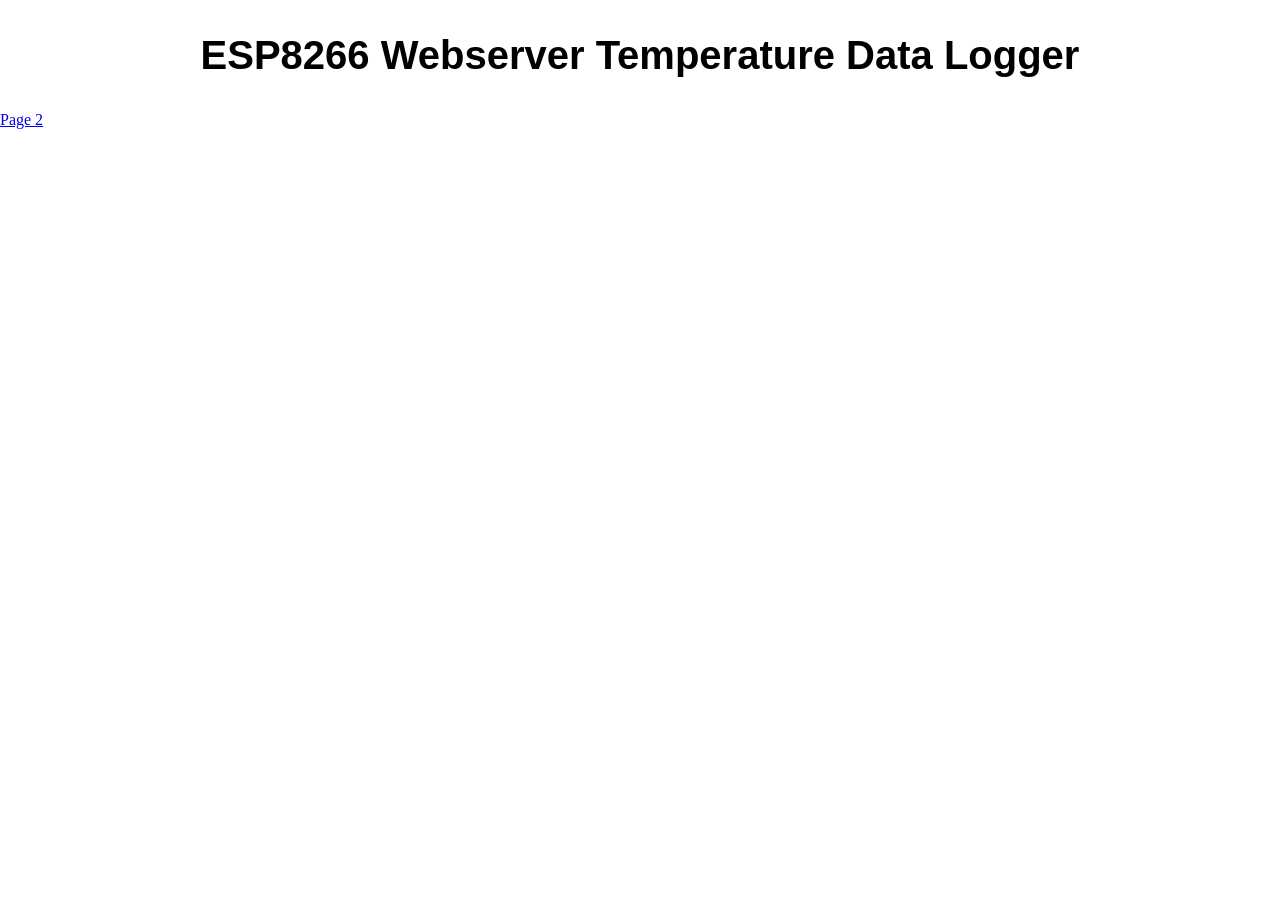
<file: examples/gaugegraphLOG/data/index.html>
<!DOCTYPE HTML><html>

<head>

  <meta name="viewport" content="width=device-width, initial-scale=1">

<script src="https://code.highcharts.com/highcharts.js"></script>
<script src="https://code.highcharts.com/highcharts-more.js"></script>
<script src="https://code.highcharts.com/modules/solid-gauge.js"></script>
<script src="https://code.highcharts.com/modules/exporting.js"></script>
<script src="https://code.highcharts.com/modules/export-data.js"></script>
<script src="https://code.highcharts.com/modules/accessibility.js"></script>

  <style>

    body {

      min-width: 310px;

    	max-width: 100%;

    	height: 100%;

      margin: 0 auto;

    }

    h2 {

      font-family: Arial;

      font-size: 2.5rem;

      text-align: center;

    }

  </style>

</head>

<body>

  <h2>ESP8266 Webserver Temperature Data Logger</h2>

  <div style="width: 100%; height: 80%; margin: 0 auto">
  <div id="container-cangle" class="chart-container" style="width: 50%; height: 50%; float: left"></div>
  <div id="chart-tempecel" class="container" style="width: 50%; height: 50%; float: left"></div>
  </div>
	<div><a href="/EMBD">Page 2</a></div>
</body>

<script>

var chartT = new Highcharts.Chart({

  chart:{ renderTo : 'chart-tempecel' },

  title: { text: 'ESP8266 LM35 Temperature data Plotter' },

  series: [{

    showInLegend: false,

    data: []

  }],

  plotOptions: {

    line: { animation: false,

      dataLabels: { enabled: true }

    },

    series: { color: '#FF0000' }

  },

  xAxis: { type: 'datetime',

    dateTimeLabelFormats: { second: '%H:%M:%S' }

  },

  yAxis: {

    title: { text: 'Celsius (&degC)' }

  },

  credits: { enabled: false }

});

var gaugeOptions = {
    chart: {
        type: 'solidgauge'
    },

    title: null,

    pane: {
        center: ['50%', '70%'],
        size: '70%',
        startAngle: -115,
        endAngle: 115,
        background: {
            backgroundColor:
                Highcharts.defaultOptions.legend.backgroundColor || '#F3F6F4',
            innerRadius: '60%',
            outerRadius: '100%',
            shape: 'arc'
        }
    },

    exporting: {
        enabled: false
    },

    tooltip: {
        enabled: false
    },

    // the value axis
    yAxis: {
        stops: [
            [0.9, '#3299FF'], // blue
            [0.5, '#ffa500'], // orange
            [0.9, '#FF0000'] // red
        ],
        lineWidth: 0,
        tickWidth: 0,
        minorTickInterval: null,
        tickAmount: 2,
        title: {
            y: -70
        },
        labels: {
            y: 16
        }
    },

    plotOptions: {
        solidgauge: {
            dataLabels: {
                y: 5,
                borderWidth: 0,
                useHTML: true
            }
        }
    }
};

// The speed gauge
var chartSpeed = Highcharts.chart('container-cangle', Highcharts.merge(gaugeOptions, {
    yAxis: {
        min: 0,
        max: 100,
        title: {
            text: 'Temperature'
        }
    },

    credits: {
        enabled: false
    },

    series: [{
        name: 'Speed',
        data: [80],
        dataLabels: {
            format:
                '<div style="text-align:center">' +
                '<span style="font-size:25px">{y}</span><br/>' +
                '<span style="font-size:12px;opacity:0.4">&degC</span>' +
                '</div>'
        },
        tooltip: {
            valueSuffix: ' °C'
        }
    }]

}));



// Bring life to the dials
setInterval(function () {
var xhttp = new XMLHttpRequest();
xhttp.onreadystatechange = function() {

    if (this.readyState == 4 && this.status == 200) {
    // Speed
    var point,
        newVal;
     //   inc;
		 y = parseFloat(this.responseText);
	//	var point = parseFloat(this.responseText);
		//var newVal = parseFloat(this.responseText);
		
    if (chartSpeed) {
        point = chartSpeed.series[0].points[0];
      //  inc = Math.round((Math.random() - 0.5) * 100);
       // newVal = point.y + parseFloat(this.responseText);
		newVal = parseFloat(this.responseText);

        if (newVal < 0 || newVal > 100) {
            //newVal = point.y - parseFloat(this.responseText);
			newVal = parseFloat(this.responseText);
        }

        point.update(newVal);
    }
	}
	  };

  xhttp.open("GET", "/DStempC", true);

  xhttp.send();

 }, 500);
 

setInterval(function ( ) {

  var xhttp = new XMLHttpRequest();

  xhttp.onreadystatechange = function() {

    if (this.readyState == 4 && this.status == 200) {

      var x = (new Date()).getTime(),

          y = parseFloat(this.responseText);

      //console.log(this.responseText);

      if(chartT.series[0].data.length > 40) {

        chartT.series[0].addPoint([x, y], true, true, true);

      } else {

        chartT.series[0].addPoint([x, y], true, false, true);

      }
	  
	  
	  

    }

  };

  xhttp.open("GET", "/DStempC", true);

  xhttp.send();

}, 500 ) ;

</script>

</html>
</file>
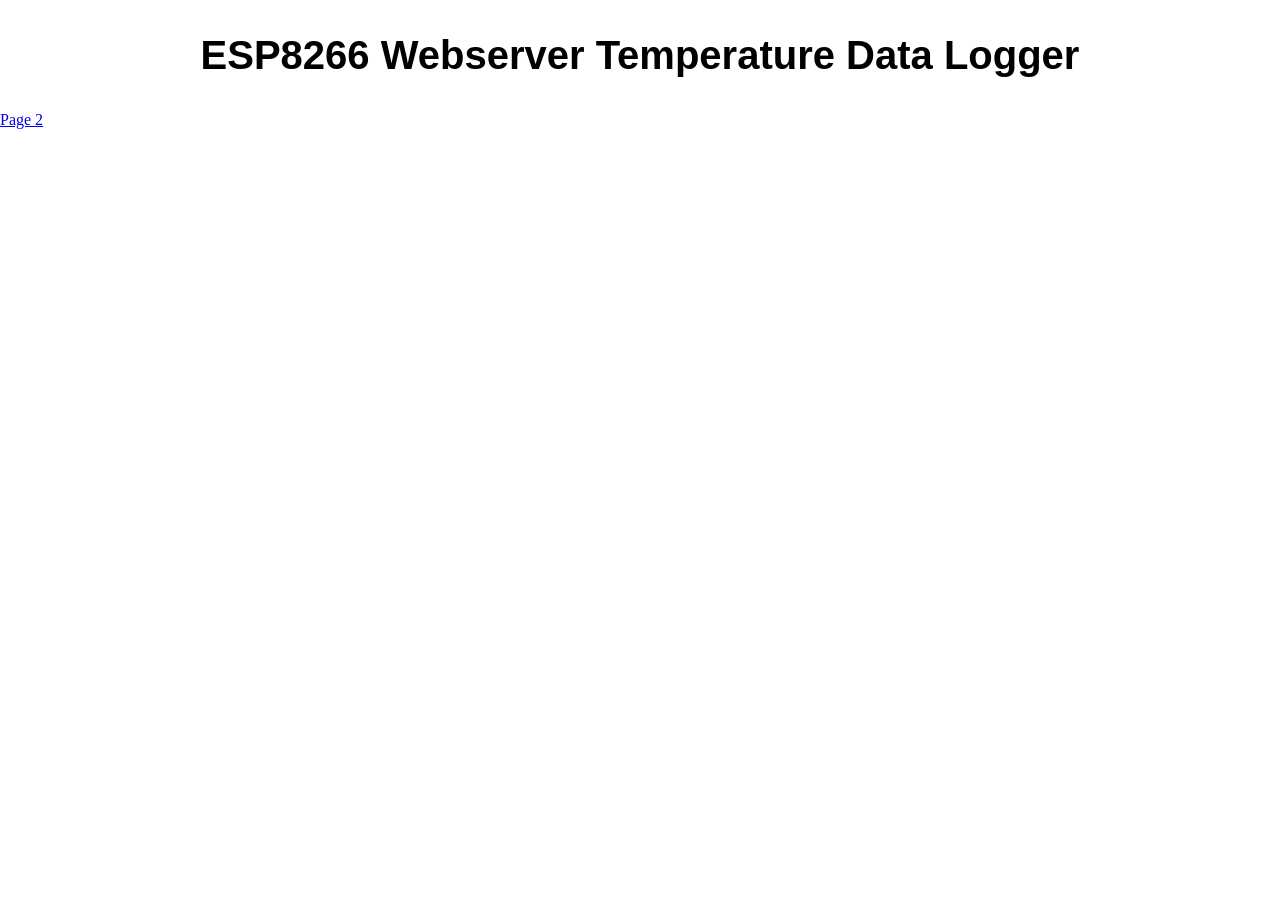
<file: examples/1-Visualiza Data Offline/gaugegraphLOG_chartJs/data/index.html>
<!DOCTYPE HTML><html>

<head>

  <meta name="viewport" content="width=device-width, initial-scale=1">

<script src="https://code.highcharts.com/highcharts.js"></script>
<script src="https://code.highcharts.com/highcharts-more.js"></script>
<script src="https://code.highcharts.com/modules/solid-gauge.js"></script>
<script src="https://code.highcharts.com/modules/exporting.js"></script>
<script src="https://code.highcharts.com/modules/export-data.js"></script>
<script src="https://code.highcharts.com/modules/accessibility.js"></script>

  <style>

    body {

      min-width: 310px;

    	max-width: 100%;

    	height: 100%;

      margin: 0 auto;

    }

    h2 {

      font-family: Arial;

      font-size: 2.5rem;

      text-align: center;

    }

  </style>

</head>

<body>

  <h2>ESP8266 Webserver Temperature Data Logger</h2>

  <div style="width: 100%; height: 80%; margin: 0 auto">
  <div id="container-cangle" class="chart-container" style="width: 50%; height: 50%; float: left"></div>
  <div id="chart-tempecel" class="container" style="width: 50%; height: 50%; float: left"></div>
  </div>
	<div><a href="EMBD/index.html">Page 2</a></div>
</body>

<script>

var chartT = new Highcharts.Chart({

  chart:{ renderTo : 'chart-tempecel' },

  title: { text: 'ESP8266 LM35 Temperature data Plotter' },

  series: [{

    showInLegend: false,

    data: []

  }],

  plotOptions: {

    line: { animation: false,

      dataLabels: { enabled: true }

    },

    series: { color: '#FF0000' }

  },

  xAxis: { type: 'datetime',

    dateTimeLabelFormats: { second: '%H:%M:%S' }

  },

  yAxis: {

    title: { text: 'Celsius (&degC)' }

  },

  credits: { enabled: false }

});

var gaugeOptions = {
    chart: {
        type: 'solidgauge'
    },

    title: null,

    pane: {
        center: ['50%', '70%'],
        size: '70%',
        startAngle: -115,
        endAngle: 115,
        background: {
            backgroundColor:
                Highcharts.defaultOptions.legend.backgroundColor || '#F3F6F4',
            innerRadius: '60%',
            outerRadius: '100%',
            shape: 'arc'
        }
    },

    exporting: {
        enabled: false
    },

    tooltip: {
        enabled: false
    },

    // the value axis
    yAxis: {
        stops: [
            [0.9, '#3299FF'], // blue
            [0.5, '#ffa500'], // orange
            [0.9, '#FF0000'] // red
        ],
        lineWidth: 0,
        tickWidth: 0,
        minorTickInterval: null,
        tickAmount: 2,
        title: {
            y: -70
        },
        labels: {
            y: 16
        }
    },

    plotOptions: {
        solidgauge: {
            dataLabels: {
                y: 5,
                borderWidth: 0,
                useHTML: true
            }
        }
    }
};

// The speed gauge
var chartSpeed = Highcharts.chart('container-cangle', Highcharts.merge(gaugeOptions, {
    yAxis: {
        min: 0,
        max: 100,
        title: {
            text: 'Temperature'
        }
    },

    credits: {
        enabled: false
    },

    series: [{
        name: 'Speed',
        data: [80],
        dataLabels: {
            format:
                '<div style="text-align:center">' +
                '<span style="font-size:25px">{y}</span><br/>' +
                '<span style="font-size:12px;opacity:0.4">&degC</span>' +
                '</div>'
        },
        tooltip: {
            valueSuffix: ' °C'
        }
    }]

}));



// Bring life to the dials
setInterval(function () {
var xhttp = new XMLHttpRequest();
xhttp.onreadystatechange = function() {

    if (this.readyState == 4 && this.status == 200) {
    // Speed
    var point,
        newVal;
     //   inc;
		 y = parseFloat(this.responseText);
	//	var point = parseFloat(this.responseText);
		//var newVal = parseFloat(this.responseText);
		
    if (chartSpeed) {
        point = chartSpeed.series[0].points[0];
      //  inc = Math.round((Math.random() - 0.5) * 100);
       // newVal = point.y + parseFloat(this.responseText);
		newVal = parseFloat(this.responseText);

        if (newVal < 0 || newVal > 100) {
            //newVal = point.y - parseFloat(this.responseText);
			newVal = parseFloat(this.responseText);
        }

        point.update(newVal);
    }
	}
	  };

  xhttp.open("GET", "/DStempC", true);

  xhttp.send();

 }, 500);
 

setInterval(function ( ) {

  var xhttp = new XMLHttpRequest();

  xhttp.onreadystatechange = function() {

    if (this.readyState == 4 && this.status == 200) {

      var x = (new Date()).getTime(),

          y = parseFloat(this.responseText);

      //console.log(this.responseText);

      if(chartT.series[0].data.length > 40) {

        chartT.series[0].addPoint([x, y], true, true, true);

      } else {

        chartT.series[0].addPoint([x, y], true, false, true);

      }
	  
	  
	  

    }

  };

  xhttp.open("GET", "/DStempC", true);

  xhttp.send();

}, 500 ) ;

</script>

</html>
</file>
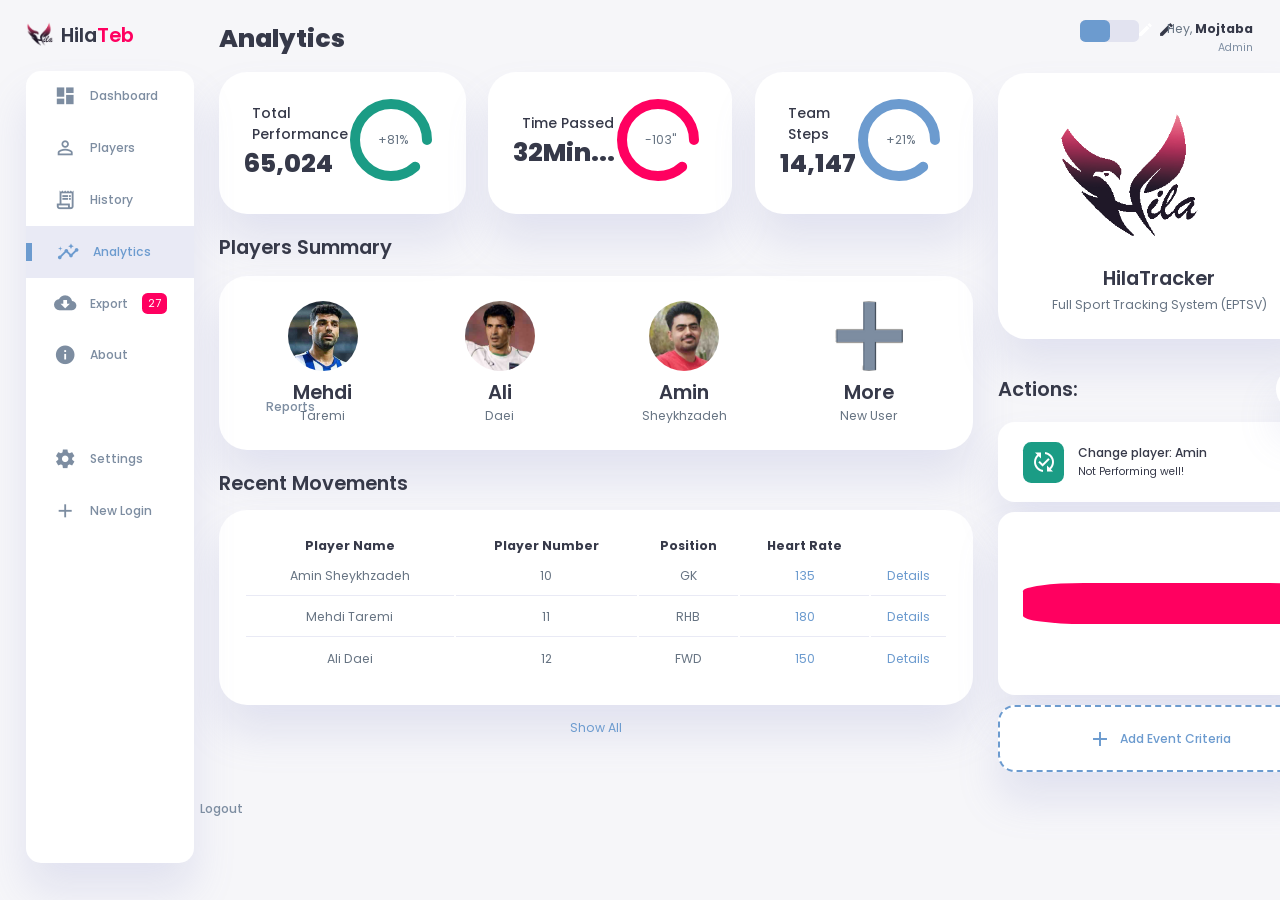
<file: examples/5-dashboard-only-webpage/1-ESP8266_DashBoard_APmode/data/index.html>
<!DOCTYPE html>
<html lang="en">

<head>
    <meta charset="UTF-8">
    <meta name="viewport" content="width=device-width, initial-scale=0.9">
    <link href="https://fonts.googleapis.com/icon?family=Material+Icons+Sharp" rel="stylesheet">
    <link rel="stylesheet" href="style.css">
    <title>HilaDash | V0.0.2</title>
	<meta http-equiv="refresh" content="30">
</head>

<body>

    <div class="container">
        <!-- Sidebar Section -->
        <aside>
            <div class="toggle">
                <div class="logo">
                    <img src="logo.png">
                    <h2>Hila<span class="danger">Teb</span></h2>
                </div>
                <div class="close" id="close-btn">
                    <span class="material-icons-sharp">
                        close
                    </span>
                </div>
            </div>

            <div class="sidebar">
                <a href="#">
                    <span class="material-icons-sharp">
                        dashboard
                    </span>
                    <h3>Dashboard</h3>
                </a>
                <a href="#">
                    <span class="material-icons-sharp">
                        person_outline
                    </span>
                    <h3>Players</h3>
                </a>
                <a href="#">
                    <span class="material-icons-sharp">
                        receipt_long
                    </span>
                    <h3>History</h3>
                </a>
                <a href="#" class="active">
                    <span class="material-icons-sharp">
                        insights
                    </span>
                    <h3>Analytics</h3>
                </a>
                <a href="/export">
                    <span class="material-icons-sharp">
                        cloud_download
                    </span>
                    <h3>Export</h3>
                    <span class="message-count">27</span>
                </a>
                <a href="#">
                    <span class="material-icons-sharp">
                        info
                    </span>
                    <h3>About</h3>
                </a>
                <a href="#">
                    <span class="material-icons-sharp">
                        summarize
                    </span>
                    <h3>Reports</h3>
                </a>
                <a href="#">
                    <span class="material-icons-sharp">
                        settings
                    </span>
                    <h3>Settings</h3>
                </a>
                <a href="#">
                    <span class="material-icons-sharp">
                        add
                    </span>
                    <h3>New Login</h3>
                </a>
                <a href="#">
                    <span class="material-icons-sharp">
                        logout
                    </span>
                    <h3>Logout</h3>
                </a>
            </div>
        </aside>
        <!-- End of Sidebar Section -->

        <!-- Main Content -->
        <main>
            <h1>Analytics</h1>
            <!-- Analyses -->
            <div class="analyse">
                <div class="sales">
                    <div class="status">
                        <div class="info">
                            <h3>Total Performance</h3>
                            <h1>65,024</h1>
                        </div>
                        <div class="progresss">
                            <svg>
                                <circle cx="38" cy="38" r="36"></circle>
                            </svg>
                            <div class="percentage">
                                <p>+81%</p>
                            </div>
                        </div>
                    </div>
                </div>
                <div class="visits">
                    <div class="status">
                        <div class="info">
                            <h3>Time Passed</h3>
                            <h1>32Min...</h1>
                        </div>
                        <div class="progresss">
                            <svg>
                                <circle cx="38" cy="38" r="36"></circle>
                            </svg>
                            <div class="percentage">
                                <p>-103"</p>
                            </div>
                        </div>
                    </div>
                </div>
                <div class="searches">
                    <div class="status">
                        <div class="info">
                            <h3>Team Steps</h3>
                            <h1>14,147</h1>
                        </div>
                        <div class="progresss">
                            <svg>
                                <circle cx="38" cy="38" r="36"></circle>
                            </svg>
                            <div class="percentage">
                                <p>+21%</p>
                            </div>
                        </div>
                    </div>
                </div>
            </div>
            <!-- End of Analyses -->

            <!-- New Users Section -->
            <div class="new-users">
                <h2>Players Summary</h2>
                <div class="user-list">
                    <div class="user">
                        <img src="profile-1.jpg">
                        <h2>Mehdi</h2>
                        <p>Taremi</p>
                    </div>
                    <div class="user">
                        <img src="profile-2.jpg">
                        <h2>Ali</h2>
                        <p>Daei</p>
                    </div>
                    <div class="user">
                        <img src="profile-3.jpg">
                        <h2>Amin</h2>
                        <p>Sheykhzadeh</p>
                    </div>
                    <div class="user">
                        <img src="plus.png">
                        <h2>More</h2>
                        <p>New User</p>
                    </div>
                </div>
            </div>
            <!-- End of New Users Section -->

            <!-- Recent Orders Table -->
            <div class="recent-orders">
                <h2>Recent Movements</h2>
                <table>
                    <thead>
                        <tr>
                            <th>Player Name</th>
                            <th>Player Number</th>
                            <th>Position</th>
                            <th>Heart Rate</th>
                            <th></th>
                        </tr>
                    </thead>
                    <tbody></tbody>
                </table>
                <a href="#">Show All</a>
            </div>
            <!-- End of Recent Orders -->

        </main>
        <!-- End of Main Content -->

        <!-- Right Section -->
        <div class="right-section">
            <div class="nav">
                <button id="menu-btn">
                    <span class="material-icons-sharp">
                        menu
                    </span>
                </button>
                <div class="dark-mode">
                    <span class="material-icons-sharp active">
                        light_mode
                    </span>
                    <span class="material-icons-sharp">
                        dark_mode
                    </span>
                </div>

                <div class="profile">
                    <div class="info">
                        <p>Hey, <b>Mojtaba</b></p>
                        <small class="text-muted">Admin</small>
                    </div>
                    <div class="profile-photo">
                        <img src="Admin.jpg">
                    </div>
                </div>

            </div>
            <!-- End of Nav -->

            <div class="user-profile">
                <div class="logo">
                    <img src="logo.png">
                    <h2>HilaTracker</h2>
                    <p>Full Sport Tracking System (EPTSV) </p>
                </div>
            </div>

            <div class="reminders">
                <div class="header">
                    <h2>Actions:</h2>
                    <span class="material-icons-sharp">
                        notifications_none
                    </span>
                </div>

                <div class="notification">
                    <div class="icon">
                        <span class="material-icons-sharp">
                            published_with_changes
                        </span>
                    </div>
                    <div class="content">
                        <div class="info">
                            <h3>Change player: Amin</h3>
                            <small class="text_muted">
                                Not Performing well!
                            </small>
                        </div>
                        <span class="material-icons-sharp">
                            more_vert
                        </span>
                    </div>
                </div>

                <div class="notification deactive">
                    <div class="icon">
                        <span class="material-icons-sharp">
                            heart_broken
                        </span>
                    </div>
                    <div class="content">
                        <div class="info">
                            <h3>HR. Danger on Ali Daei</h3>
                            <small class="text_muted">
                                High load, send buzz?
                            </small>
                        </div>
                        <span class="material-icons-sharp">
                            edgesensor_high
                        </span>
                    </div>
                </div>

                <div class="notification add-reminder">
                    <div>
                        <span class="material-icons-sharp">
                            add
                        </span>
                        <h3>Add Event Criteria</h3>
                    </div>
                </div>

            </div>

        </div>


    </div>

    <script src="orders.js"></script>
    <script src="index.js"></script>
</body>

</html>
</file>
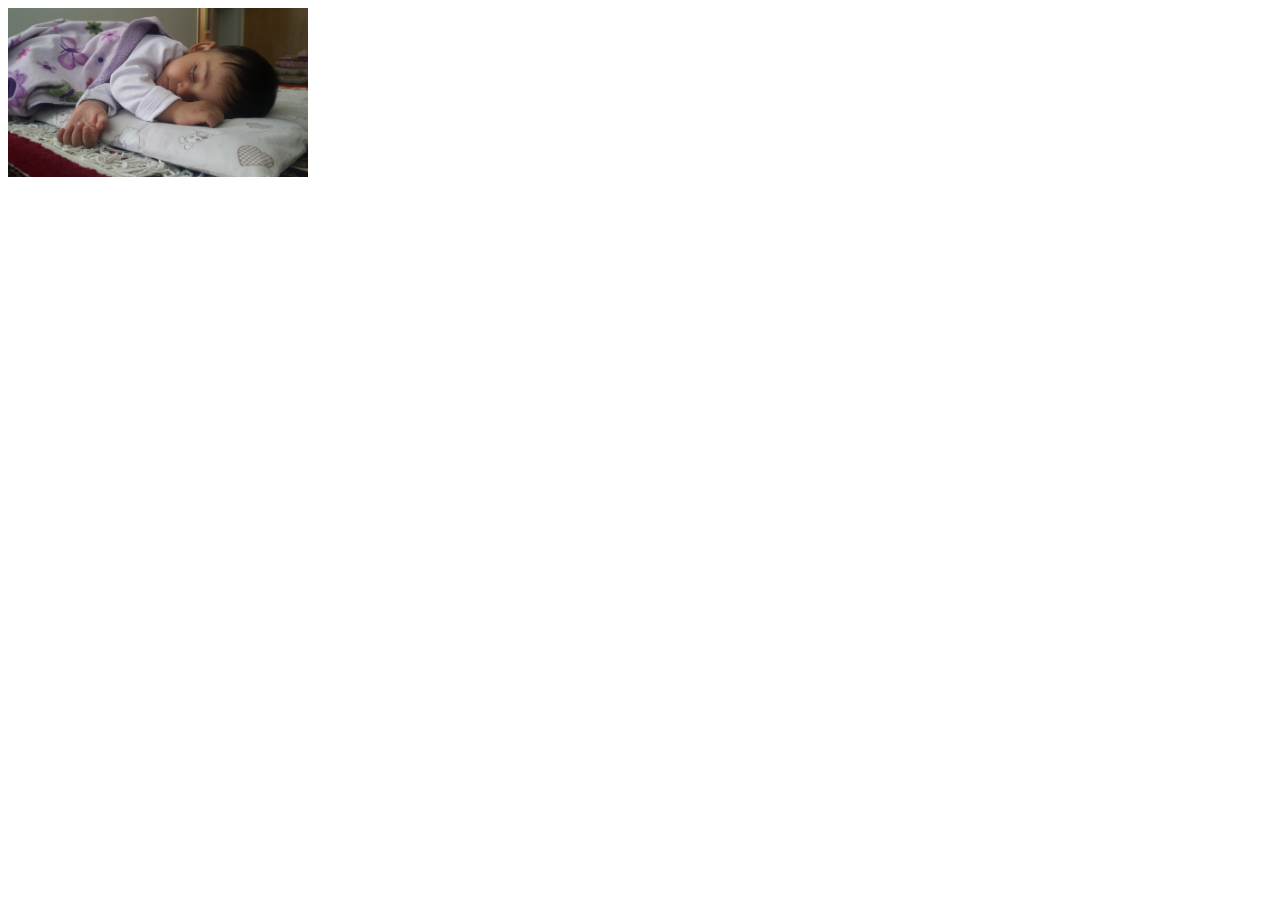
<file: examples/6-Interface_SD/2-interface_SD_Handle_Content/SD-card/index.html>
<!DOCTYPE html>
<html lang="en">
<head>
    <meta charset="UTF-8">
    <title>Image with Loading Animation and Time Elapsed</title>
    <style>
        .image-container {
            position: relative;
            width: 300px;
            height: 200px;
        }

        .image-container img {
            width: 100%;
            height: auto;
            display: block;
        }

        .loader {
            border: 5px solid #f3f3f3; /* Light grey */
            border-top: 5px solid #3498db; /* Blue */
            border-radius: 50%;
            width: 50px;
            height: 50px;
            position: absolute;
            top: 50%;
            left: 50%;
            transform: translate(-50%, -50%);
            animation: spin 1s linear infinite;
            z-index: 10; /* Ensure loader appears above the image */
        }

        .loader::after {
            content: 'HILA';
            color: #3498db;
            font-weight: bold;
            font-family: sans-serif;
            position: absolute;
            top: 60%; /* Adjusted to not overlap with the border */
            left: 50%;
            transform: translate(-50%, -50%);
            font-size: 10px;
            z-index: 20;
        }

        @keyframes spin {
            0% { transform: translate(-50%, -50%) rotate(0deg); }
            100% { transform: translate(-50%, -50%) rotate(360deg); }
        }

        .hidden {
            display: none;
        }
    </style>
</head>
<body>

<div class="image-container">
    <div class="loader" id="loader"></div>
    <img src="LargePicture.jpg" alt="Loaded Image" onload="hideLoader()">
</div>

<script>
    // Function to hide the loader
    function hideLoader() {
        document.getElementById('loader').style.display = 'none';
    }
</script>

</body>
</html>
</file>
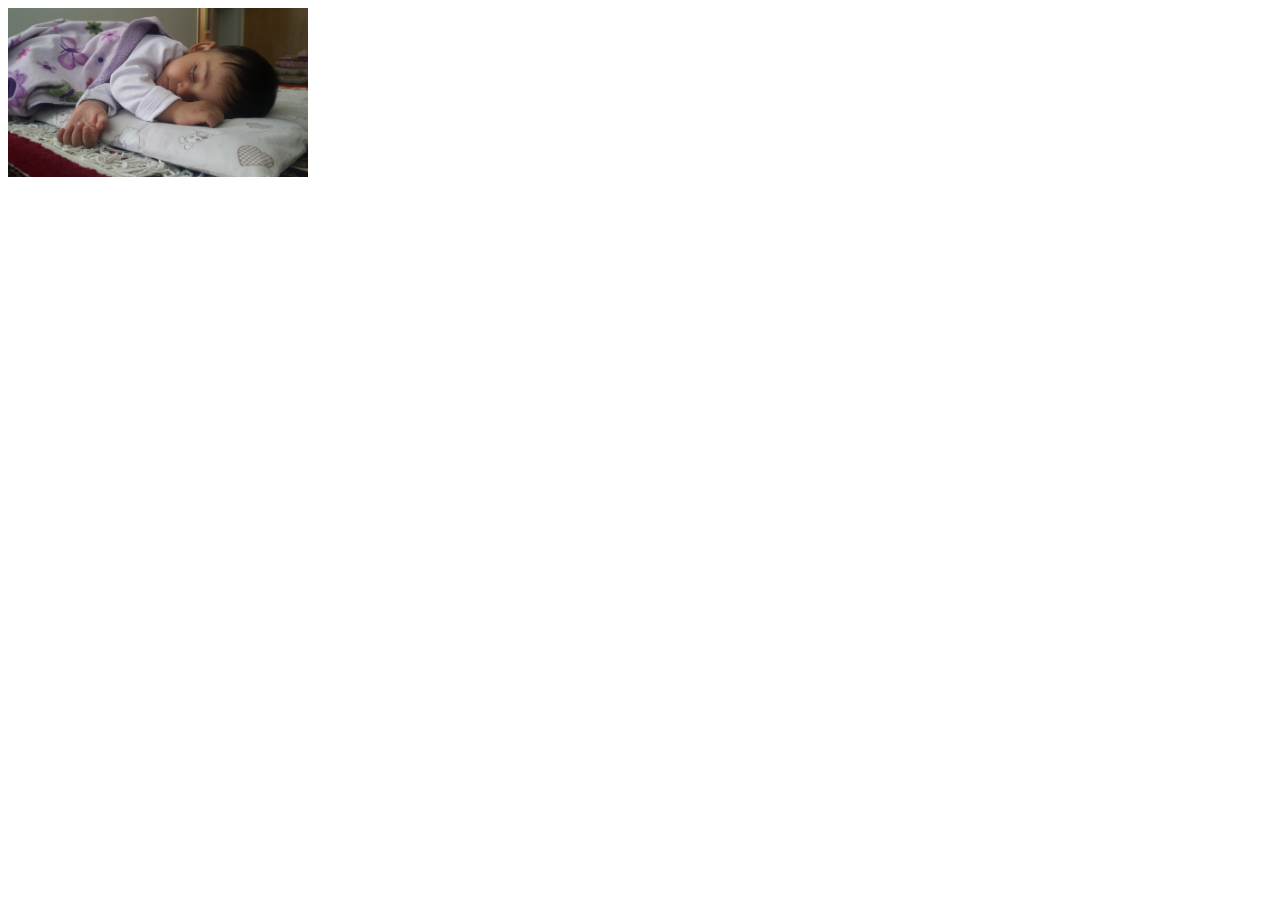
<file: examples/6-Interface_SD/2/SD-card/index.html>
<!DOCTYPE html>
<html lang="en">
<head>
    <meta charset="UTF-8">
    <title>Image with Loading Animation and Time Elapsed</title>
    <style>
        .image-container {
            position: relative;
            width: 300px;
            height: 200px;
        }

        .image-container img {
            width: 100%;
            height: auto;
            display: block;
        }

        .loader {
            border: 5px solid #f3f3f3; /* Light grey */
            border-top: 5px solid #3498db; /* Blue */
            border-radius: 50%;
            width: 50px;
            height: 50px;
            position: absolute;
            top: 50%;
            left: 50%;
            transform: translate(-50%, -50%);
            animation: spin 1s linear infinite;
            z-index: 10; /* Ensure loader appears above the image */
        }

        .loader::after {
            content: 'HILA';
            color: #3498db;
            font-weight: bold;
            font-family: sans-serif;
            position: absolute;
            top: 60%; /* Adjusted to not overlap with the border */
            left: 50%;
            transform: translate(-50%, -50%);
            font-size: 10px;
            z-index: 20;
        }

        @keyframes spin {
            0% { transform: translate(-50%, -50%) rotate(0deg); }
            100% { transform: translate(-50%, -50%) rotate(360deg); }
        }

        .hidden {
            display: none;
        }
    </style>
</head>
<body>

<div class="image-container">
    <div class="loader" id="loader"></div>
    <img src="image.jpg" alt="Loaded Image" onload="hideLoader()">
</div>

<script>
    // Function to hide the loader
    function hideLoader() {
        document.getElementById('loader').style.display = 'none';
    }
</script>

</body>
</html>
</file>
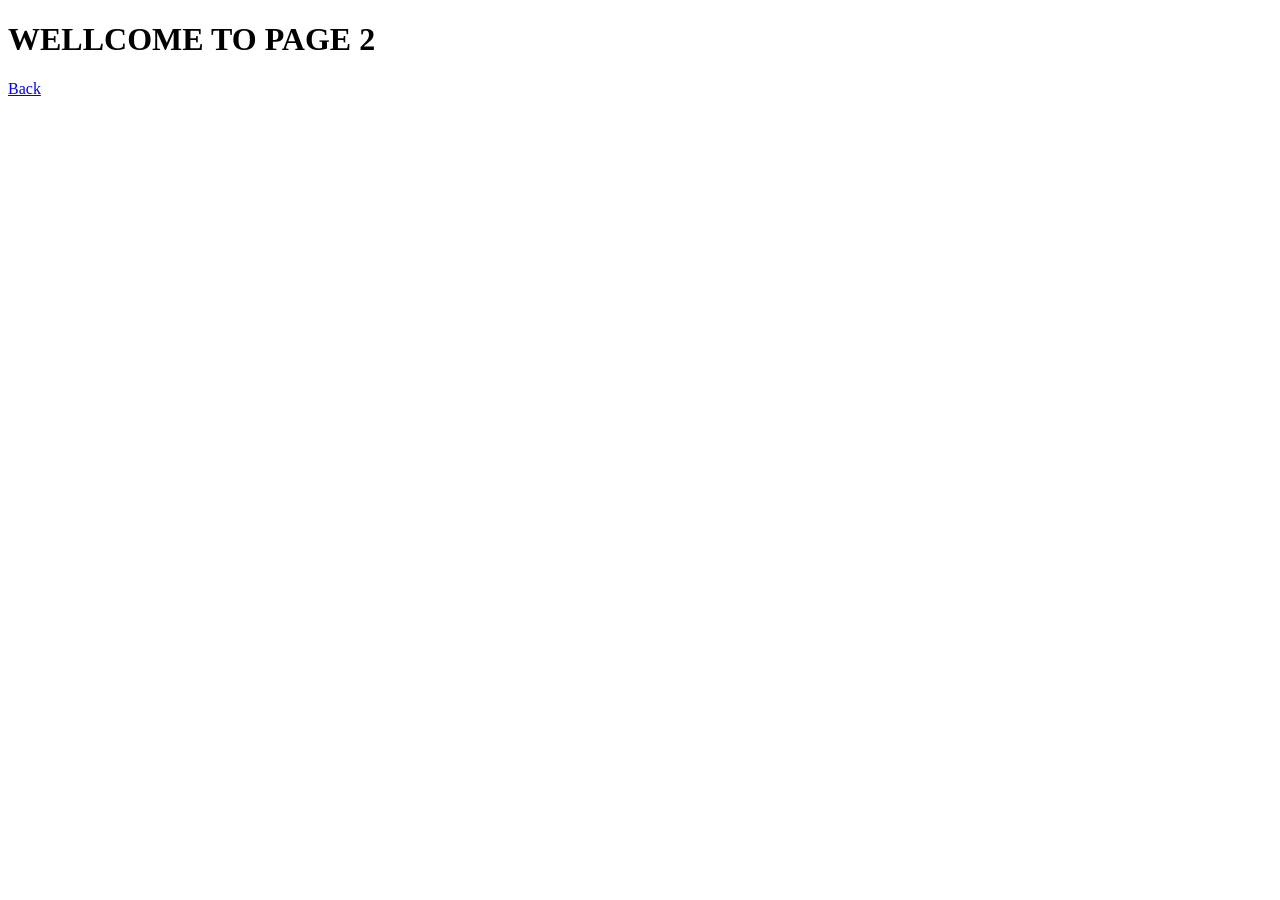
<file: examples/gaugegraphLOG/data/EMBD/index.html>
<!DOCTYPE html>
<html lang="en">
<head>
    <meta charset="UTF-8">
    <meta name="viewport" content="width=device-width, initial-scale=1.0">
    <title>BackDoor</title>
</head>
<body>
 <h1>WELLCOME TO PAGE 2</h1>
 <a href="/../">Back</a>
</body>
</html>
</file>
<file: examples/5-dashboard-only-webpage/1-ESP8266_DashBoard_APmode/data/style.css>
@import url('https://fonts.googleapis.com/css2?family=Poppins:wght@300;400;500;600;700;800&display=swap');

:root{
    --color-primary: #6C9BCF;
    --color-danger: #FF0060;
    --color-success: #1B9C85;
    --color-warning: #F7D060;
    --color-white: #fff;
    --color-info-dark: #7d8da1;
    --color-dark: #363949;
    --color-light: rgba(132, 139, 200, 0.18);
    --color-dark-variant: #677483;
    --color-background: #f6f6f9;

    --card-border-radius: 2rem;
    --border-radius-1: 0.4rem;
    --border-radius-2: 1.2rem;

    --card-padding: 1.8rem;
    --padding-1: 1.2rem;

    --box-shadow: 0 2rem 3rem var(--color-light);
}

.dark-mode-variables{
    --color-background: #181a1e;
    --color-white: #202528;
    --color-dark: #edeffd;
    --color-dark-variant: #a3bdcc;
    --color-light: rgba(0, 0, 0, 0.4);
    --box-shadow: 0 2rem 3rem var(--color-light);
}

*{
    margin: 0;
    padding: 0;
    outline: 0;
    appearance: 0;
    border: 0;
    text-decoration: none;
    box-sizing: border-box;
}

html{
    font-size: 14px;
}

body{
    width: 100vw;
    height: 100vh;
    font-family: 'Poppins', sans-serif;
    font-size: 0.88rem;
    user-select: none;
    overflow-x: hidden;
    color: var(--color-dark);
    background-color: var(--color-background);
}

a{
    color: var(--color-dark);
}

img{
    display: block;
    width: 100%;
    object-fit: cover;
}

h1{
    font-weight: 800;
    font-size: 1.8rem;
}

h2{
    font-weight: 600;
    font-size: 1.4rem;
}

h3{
    font-weight: 500;
    font-size: 0.87rem;
}

small{
    font-size: 0.76rem;
}

p{
    color: var(--color-dark-variant);
}

b{
    color: var(--color-dark);
}

.text-muted{
    color: var(--color-info-dark);
}

.primary{
    color: var(--color-primary);
}

.danger{
    color: var(--color-danger);
}

.success{
    color: var(--color-success);
}

.warning{
    color: var(--color-warning);
}

.container{
    display: grid;
    width: 96%;
    margin: 0 auto;
    gap: 1.8rem;
    grid-template-columns: 12rem auto 23rem;
}

aside{
    height: 100vh;
}

aside .toggle{
    display: flex;
    align-items: center;
    justify-content: space-between;
    margin-top: 1.4rem;
}

aside .toggle .logo{
    display: flex;
    gap: 0.5rem;
}

aside .toggle .logo img{
    width: 2rem;
    height: 2rem;
}

aside .toggle .close{
    padding-right: 1rem;
    display: none;
}

aside .sidebar{
    display: flex;
    flex-direction: column;
    background-color: var(--color-white);
    box-shadow: var(--box-shadow);
    border-radius: 15px;
    height: 88vh;
    position: relative;
    top: 1.5rem;
    transition: all 0.3s ease;
}

aside .sidebar:hover{
    box-shadow: none;
}

aside .sidebar a{
    display: flex;
    align-items: center;
    color: var(--color-info-dark);
    height: 3.7rem;
    gap: 1rem;
    position: relative;
    margin-left: 2rem;
    transition: all 0.3s ease;
}

aside .sidebar a span{
    font-size: 1.6rem;
    transition: all 0.3s ease;
}

aside .sidebar a:last-child{
    position: absolute;
    bottom: 2rem;
    width: 100%;
}

aside .sidebar a.active{
    width: 100%;
    color: var(--color-primary);
    background-color: var(--color-light);
    margin-left: 0;
}

aside .sidebar a.active::before{
    content: '';
    width: 6px;
    height: 18px;
    background-color: var(--color-primary);
}

aside .sidebar a.active span{
    color: var(--color-primary);
    margin-left: calc(1rem - 3px);
}

aside .sidebar a:hover{
    color: var(--color-primary);
}

aside .sidebar a:hover span{
    margin-left: 0.6rem;
}

aside .sidebar .message-count{
    background-color: var(--color-danger);
    padding: 2px 6px;
    color: var(--color-white);
    font-size: 11px;
    border-radius: var(--border-radius-1);
}

main{
    margin-top: 1.4rem;
}

main .analyse{
    display: grid;
    grid-template-columns: repeat(3, 1fr);
    gap: 1.6rem;
}

main .analyse > div{
    background-color: var(--color-white);
    padding: var(--card-padding);
    border-radius: var(--card-border-radius);
    margin-top: 1rem;
    box-shadow: var(--box-shadow);
    cursor: pointer;
    transition: all 0.3s ease;
}

main .analyse > div:hover{
    box-shadow: none;
}

main .analyse > div .status{
    display: flex;
    align-items: center;
    justify-content: space-between;
}

main .analyse h3{
    margin-left: 0.6rem;
    font-size: 1rem;
}

main .analyse .progresss{
    position: relative;
    width: 92px;
    height: 92px;
    border-radius: 50%;
}

main .analyse svg{
    width: 7rem;
    height: 7rem;
}

main .analyse svg circle{
    fill: none;
    stroke-width: 10;
    stroke-linecap: round;
    transform: translate(5px, 5px);
}

main .analyse .sales svg circle{
    stroke: var(--color-success);
    stroke-dashoffset: -30;
    stroke-dasharray: 200;
}

main .analyse .visits svg circle{
    stroke: var(--color-danger);
    stroke-dashoffset: -30;
    stroke-dasharray: 200;
}

main .analyse .searches svg circle{
    stroke: var(--color-primary);
    stroke-dashoffset: -30;
    stroke-dasharray: 200;
}

main .analyse .progresss .percentage{
    position: absolute;
    top: -3px;
    left: -1px;
    display: flex;
    align-items: center;
    justify-content: center;
    height: 100%;
    width: 100%;
}

main .new-users{
    margin-top: 1.3rem;
}

main .new-users .user-list{
    background-color: var(--color-white);
    padding: var(--card-padding);
    border-radius: var(--card-border-radius);
    margin-top: 1rem;
    box-shadow: var(--box-shadow);
    display: flex;
    justify-content: space-around;
    flex-wrap: wrap;
    gap: 1.4rem;
    cursor: pointer;
    transition: all 0.3s ease;
}

main .new-users .user-list:hover{
    box-shadow: none;
}

main .new-users .user-list .user{
    display: flex;
    flex-direction: column;
    align-items: center;
    justify-content: center;
}

main .new-users .user-list .user img{
    width: 5rem;
    height: 5rem;
    margin-bottom: 0.4rem;
    border-radius: 50%;
}

main .recent-orders{
    margin-top: 1.3rem;
}

main .recent-orders h2{
    margin-bottom: 0.8rem;
}

main .recent-orders table{
    background-color: var(--color-white);
    width: 100%;
    padding: var(--card-padding);
    text-align: center;
    box-shadow: var(--box-shadow);
    border-radius: var(--card-border-radius);
    transition: all 0.3s ease;
}

main .recent-orders table:hover{
    box-shadow: none;
}

main table tbody td{
    height: 2.8rem;
    border-bottom: 1px solid var(--color-light);
    color: var(--color-dark-variant);
}

main table tbody tr:last-child td{
    border: none;
}

main .recent-orders a{
    text-align: center;
    display: block;
    margin: 1rem auto;
    color: var(--color-primary);
}

.right-section{
    margin-top: 1.4rem;
}

.right-section .nav{
    display: flex;
    justify-content: end;
    gap: 2rem;
}

.right-section .nav button{
    display: none;
}

.right-section .dark-mode{
    background-color: var(--color-light);
    display: flex;
    justify-content: space-between;
    align-items: center;
    height: 1.6rem;
    width: 4.2rem;
    cursor: pointer;
    border-radius: var(--border-radius-1);
}

.right-section .dark-mode span{
    font-size: 1.2rem;
    width: 50%;
    height: 100%;
    display: flex;
    align-items: center;
    justify-content: center;
}

.right-section .dark-mode span.active{
    background-color: var(--color-primary);
    color: white;
    border-radius: var(--border-radius-1);
}

.right-section .nav .profile{
    display: flex;
    gap: 2rem;
    text-align: right;
}

.right-section .nav .profile .profile-photo{
    width: 2.8rem;
    height: 2.8rem;
    border-radius: 50%;
    overflow: hidden;
}

.right-section .user-profile{
    display: flex;
    justify-content: center;
    text-align: center;
    margin-top: 1rem;
    background-color: var(--color-white);
    padding: var(--card-padding);
    border-radius: var(--card-border-radius);
    box-shadow: var(--box-shadow);
    cursor: pointer;
    transition: all 0.3s ease;
}

.right-section .user-profile:hover{
    box-shadow: none;
}

.right-section .user-profile img{
    width: 11rem;
    height: auto;
    margin-bottom: 0.8rem;
    border-radius: 50%;
}

.right-section .user-profile h2{
    margin-bottom: 0.2rem;
}

.right-section .reminders{
    margin-top: 2rem;
}

.right-section .reminders .header{
    display: flex;
    align-items: center;
    justify-content: space-between;
    margin-bottom: 0.8rem;
}

.right-section .reminders .header span{
    padding: 10px;
    box-shadow: var(--box-shadow);
    background-color: var(--color-white);
    border-radius: 50%;
}

.right-section .reminders .notification{
    background-color: var(--color-white);
    display: flex;
    align-items: center;
    gap: 1rem;
    margin-bottom: 0.7rem;
    padding: 1.4rem var(--card-padding);
    border-radius: var(--border-radius-2);
    box-shadow: var(--box-shadow);
    cursor: pointer;
    transition: all 0.3s ease;
}

.right-section .reminders .notification:hover{
    box-shadow: none;
}

.right-section .reminders .notification .content{
    display: flex;
    justify-content: space-between;
    align-items: center;
    margin: 0;
    width: 100%;
}

.right-section .reminders .notification .icon{
    padding: 0.6rem;
    color: var(--color-white);
    background-color: var(--color-success);
    border-radius: 20%;
    display: flex;
}

.right-section .reminders .notification.deactive .icon{
    background-color: var(--color-danger);
}

.right-section .reminders .add-reminder{
    background-color: var(--color-white);
    border: 2px dashed var(--color-primary);
    color: var(--color-primary);
    display: flex;
    align-items: center;
    justify-content: center;
    cursor: pointer;
}

.right-section .reminders .add-reminder:hover{
    background-color: var(--color-primary);
    color: white;
}

.right-section .reminders .add-reminder div{
    display: flex;
    align-items: center;
    gap: 0.6rem;
}

@media screen and (max-width: 1200px) {
    .container{
        width: 95%;
        grid-template-columns: 7rem auto 23rem;
    }

    aside .logo h2{
        display: none;
    }

    aside .sidebar h3{
        display: none;
    }

    aside .sidebar a{
        width: 5.6rem;
    }

    aside .sidebar a:last-child{
        position: relative;
        margin-top: 1.8rem;
    }

    main .analyse{
        grid-template-columns: 1fr;
        gap: 0;
    }

    main .new-users .user-list .user{
        flex-basis: 40%;
    }

    main .recent-orders {
        width: 94%;
        position: absolute;
        left: 50%;
        transform: translateX(-50%);
        margin: 2rem 0 0 0.8rem;
    }

    main .recent-orders table{
        width: 83vw;
    }

    main table thead tr th:last-child,
    main table thead tr th:first-child{
        display: none;
    }

    main table tbody tr td:last-child,
    main table tbody tr td:first-child{
        display: none;
    }

}

@media screen and (max-width: 768px) {
    .container{
        width: 100%;
        grid-template-columns: 1fr;
        padding: 0 var(--padding-1);
    }

    aside{
        position: fixed;
        background-color: var(--color-white);
        width: 15rem;
        z-index: 3;
        box-shadow: 1rem 3rem 4rem var(--color-light);
        height: 100vh;
        left: -100%;
        display: none;
        animation: showMenu 0.4s ease forwards;
    }

    @keyframes showMenu {
       to{
        left: 0;
       } 
    }

    aside .logo{
        margin-left: 1rem;
    }

    aside .logo h2{
        display: inline;
    }

    aside .sidebar h3{
        display: inline;
    }

    aside .sidebar a{
        width: 100%;
        height: 3.4rem;
    }

    aside .sidebar a:last-child{
        position: absolute;
        bottom: 5rem;
    }

    aside .toggle .close{
        display: inline-block;
        cursor: pointer;
    }

    main{
        margin-top: 8rem;
        padding: 0 1rem;
    }

    main .new-users .user-list .user{
        flex-basis: 35%;
    }

    main .recent-orders{
        position: relative;
        margin: 3rem 0 0 0;
        width: 100%;
    }

    main .recent-orders table{
        width: 100%;
        margin: 0;
    }

    .right-section{
        width: 94%;
        margin: 0 auto 4rem;
    }

    .right-section .nav{
        position: fixed;
        top: 0;
        left: 0;
        align-items: center;
        background-color: var(--color-white);
        padding: 0 var(--padding-1);
        height: 4.6rem;
        width: 100%;
        z-index: 2;
        box-shadow: 0 1rem 1rem var(--color-light);
        margin: 0;
    }

    .right-section .nav .dark-mode{
        width: 4.4rem;
        position: absolute;
        left: 66%;
    }

    .right-section .profile .info{
        display: none;
    }

    .right-section .nav button{
        display: inline-block;
        background-color: transparent;
        cursor: pointer;
        color: var(--color-dark);
        position: absolute;
        left: 1rem;
    }

    .right-section .nav button span{
        font-size: 2rem;
    }

}
</file>
